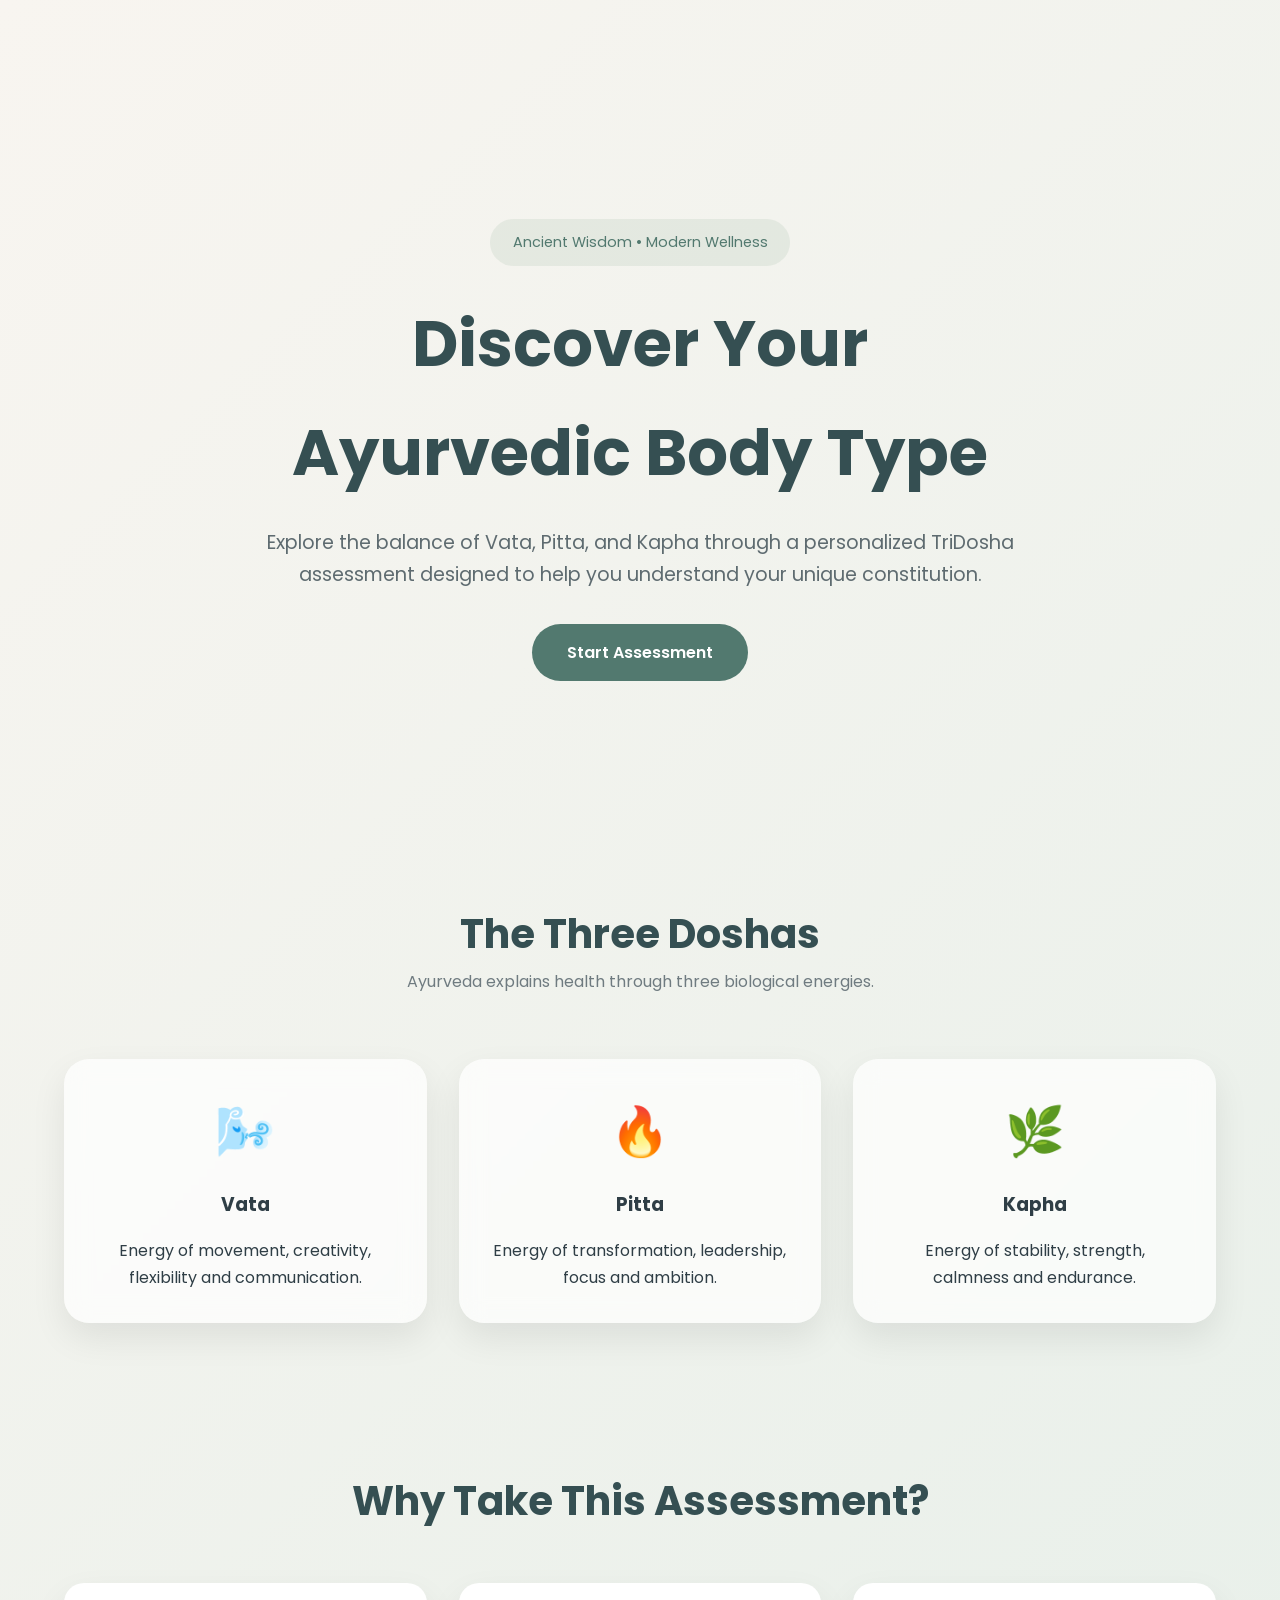
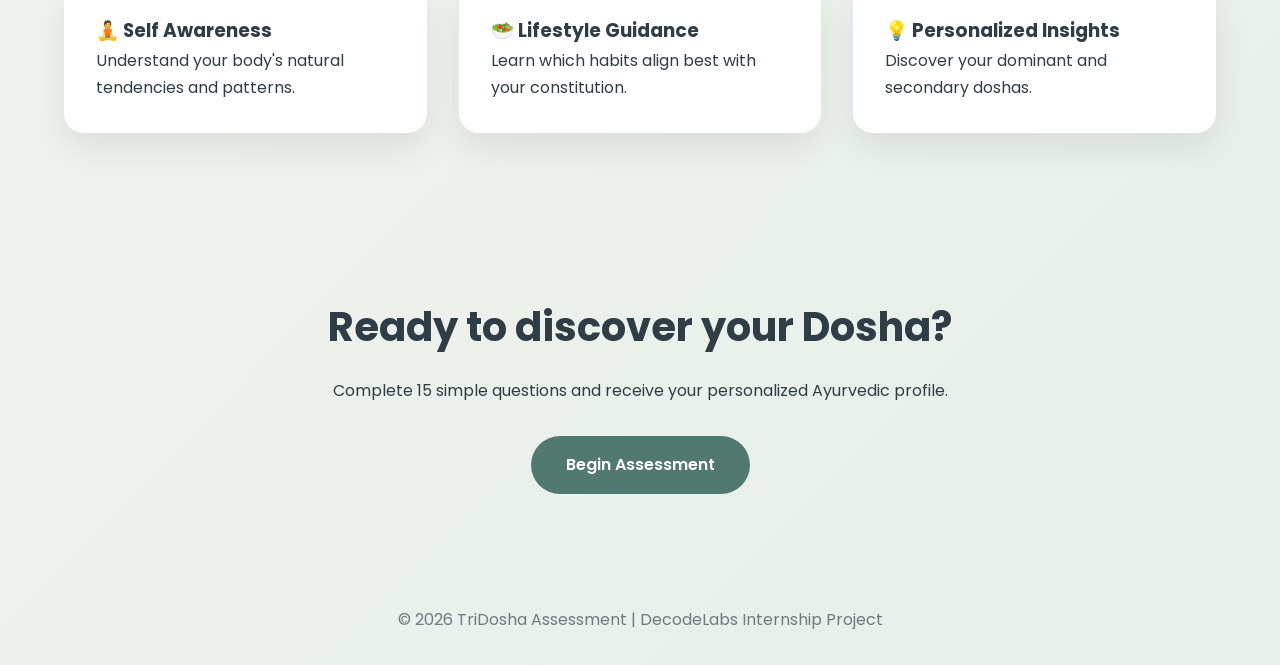
<file: index.html>
<!DOCTYPE html>
<html>
<head>
    <meta http-equiv="refresh" content="0; url=Week1_Project/">
    <title>Redirecting...</title>
</head>
<body>
    <p>Redirecting to Week1_Project...</p>
</body>
</html>
</file>
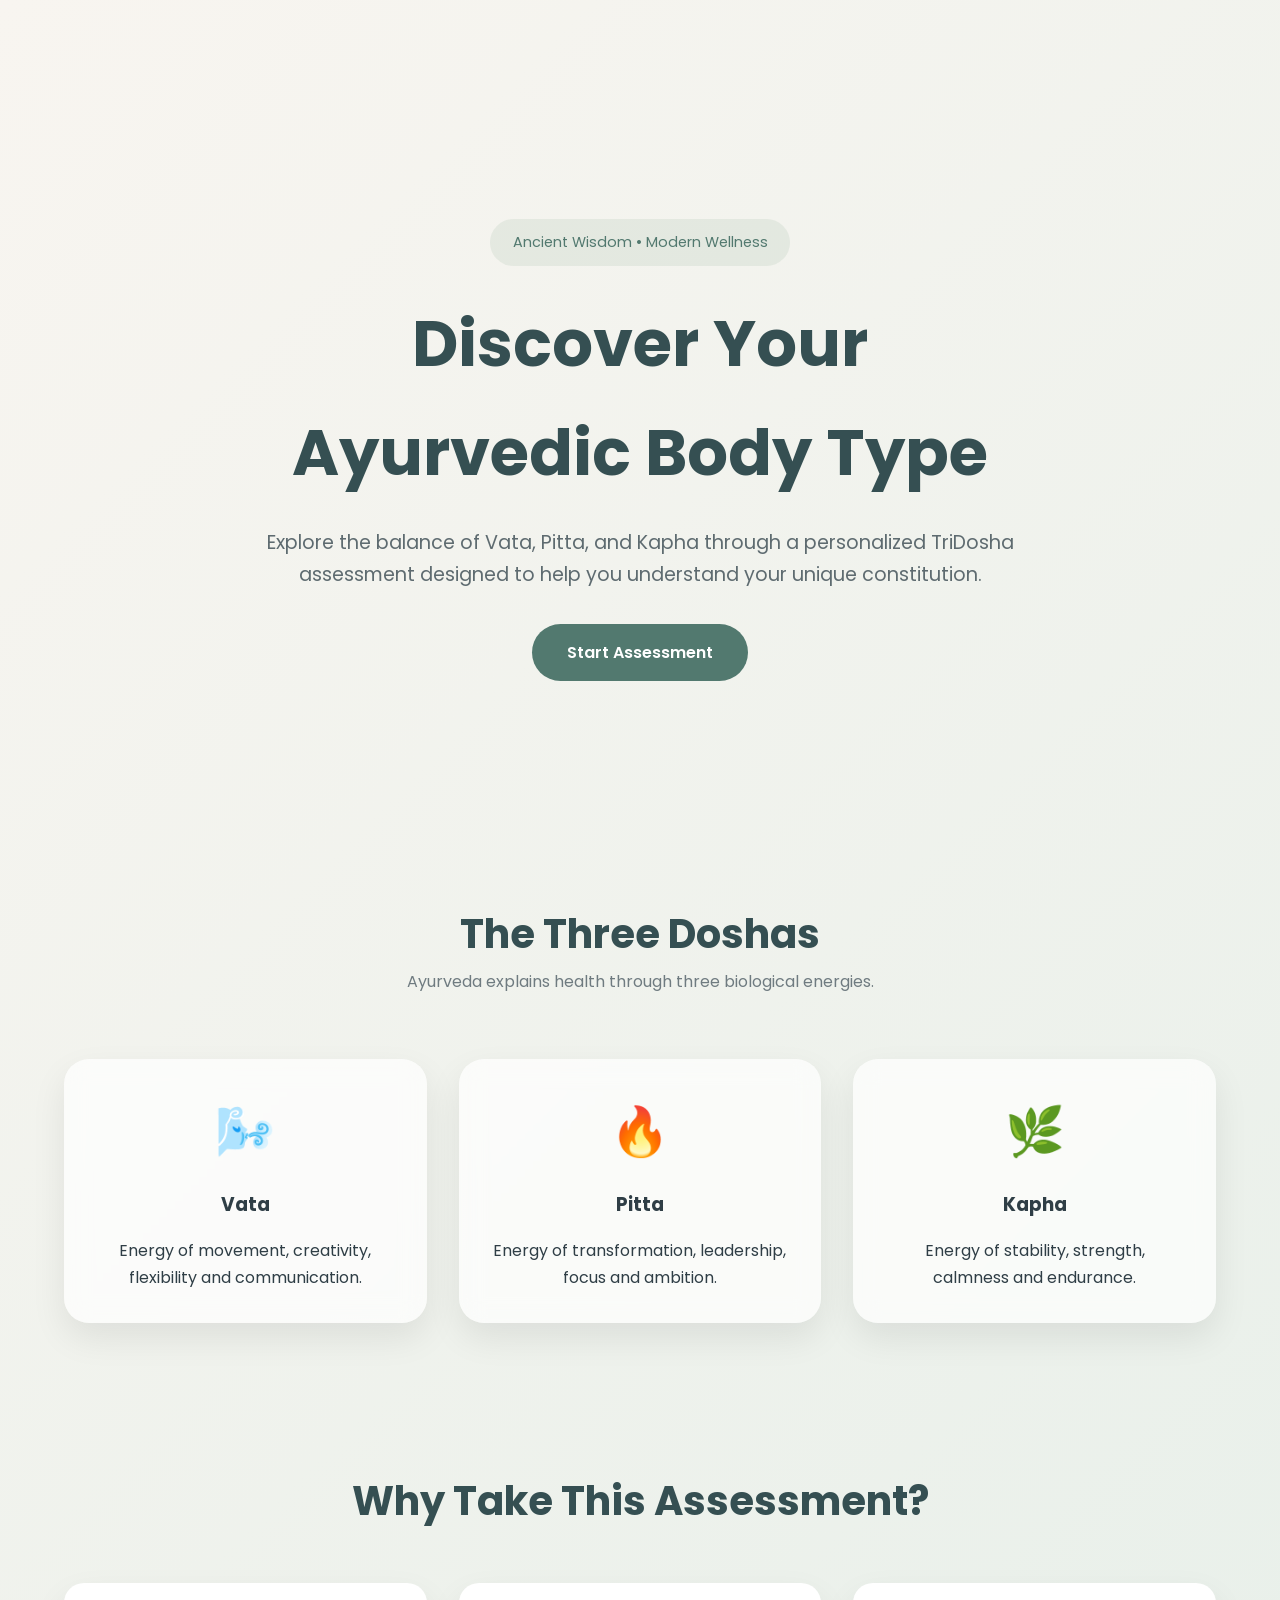
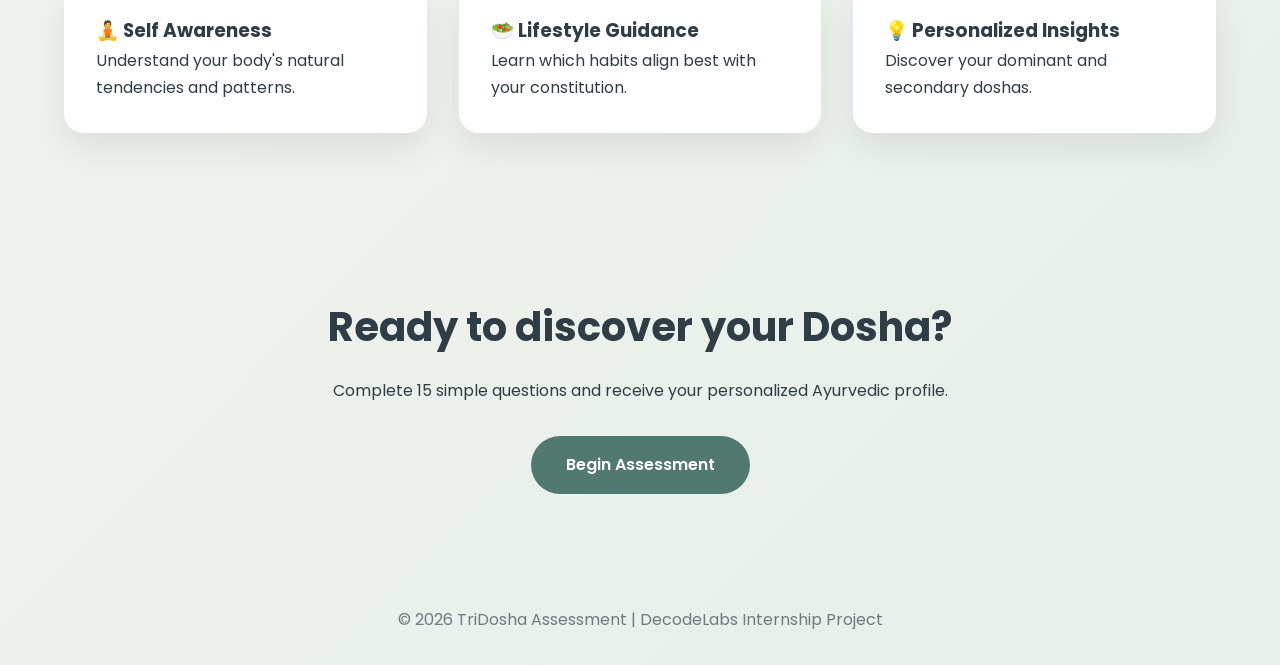
<file: Week1_Project/index.html>
<!DOCTYPE html>
<html lang="en">

<head>
    <meta charset="UTF-8">
    <meta name="viewport" content="width=device-width, initial-scale=1.0">
    <title>TriDosha</title>

    <link rel="stylesheet" href="css/style.css">

    <link rel="preconnect" href="https://fonts.googleapis.com">
    <link href="https://fonts.googleapis.com/css2?family=Poppins:wght@300;400;500;600;700&display=swap"
        rel="stylesheet">
</head>

<body>

    <!-- HERO SECTION -->

    <section class="hero">

        <div class="hero-content">

            <span class="hero-tag">
                Ancient Wisdom • Modern Wellness
            </span>

            <h1>
                Discover Your Ayurvedic Body Type
            </h1>

            <p>
                Explore the balance of Vata, Pitta, and Kapha through a
                personalized TriDosha assessment designed to help you
                understand your unique constitution.
            </p>

            <a href="assessment.html" class="btn hero-btn">
                Start Assessment
            </a>

        </div>

    </section>

    <!-- DOSHAS -->

    <section class="container">

        <div class="section-title">
            <h2>The Three Doshas</h2>
            <p>
                Ayurveda explains health through three biological energies.
            </p>
        </div>

        <div class="dosha-grid">

            <div class="dosha-card vata">
                <div class="dosha-icon">🌬️</div>

                <h3>Vata</h3>

                <p>
                    Energy of movement, creativity, flexibility and
                    communication.
                </p>
            </div>

            <div class="dosha-card pitta">
                <div class="dosha-icon">🔥</div>

                <h3>Pitta</h3>

                <p>
                    Energy of transformation, leadership,
                    focus and ambition.
                </p>
            </div>

            <div class="dosha-card kapha">
                <div class="dosha-icon">🌿</div>

                <h3>Kapha</h3>

                <p>
                    Energy of stability, strength,
                    calmness and endurance.
                </p>
            </div>

        </div>

    </section>

    <!-- BENEFITS -->

    <section class="benefits">

        <div class="container">

            <div class="section-title">
                <h2>Why Take This Assessment?</h2>
            </div>

            <div class="benefits-grid">

                <div class="benefit-card">
                    <h3>🧘 Self Awareness</h3>

                    <p>
                        Understand your body's natural tendencies and patterns.
                    </p>
                </div>

                <div class="benefit-card">
                    <h3>🥗 Lifestyle Guidance</h3>

                    <p>
                        Learn which habits align best with your constitution.
                    </p>
                </div>

                <div class="benefit-card">
                    <h3>💡 Personalized Insights</h3>

                    <p>
                        Discover your dominant and secondary doshas.
                    </p>
                </div>

            </div>

        </div>

    </section>

    <!-- CTA -->

    <section class="cta">

        <div class="container">

            <h2>
                Ready to discover your Dosha?
            </h2>

            <p>
                Complete 15 simple questions and receive your personalized
                Ayurvedic profile.
            </p>

            <a href="assessment.html" class="btn">
                Begin Assessment
            </a>

        </div>

    </section>

    <!-- FOOTER -->

    <footer>

        <p>
            © 2026 TriDosha Assessment | DecodeLabs Internship Project
        </p>

    </footer>

</body>

</html>
</file>
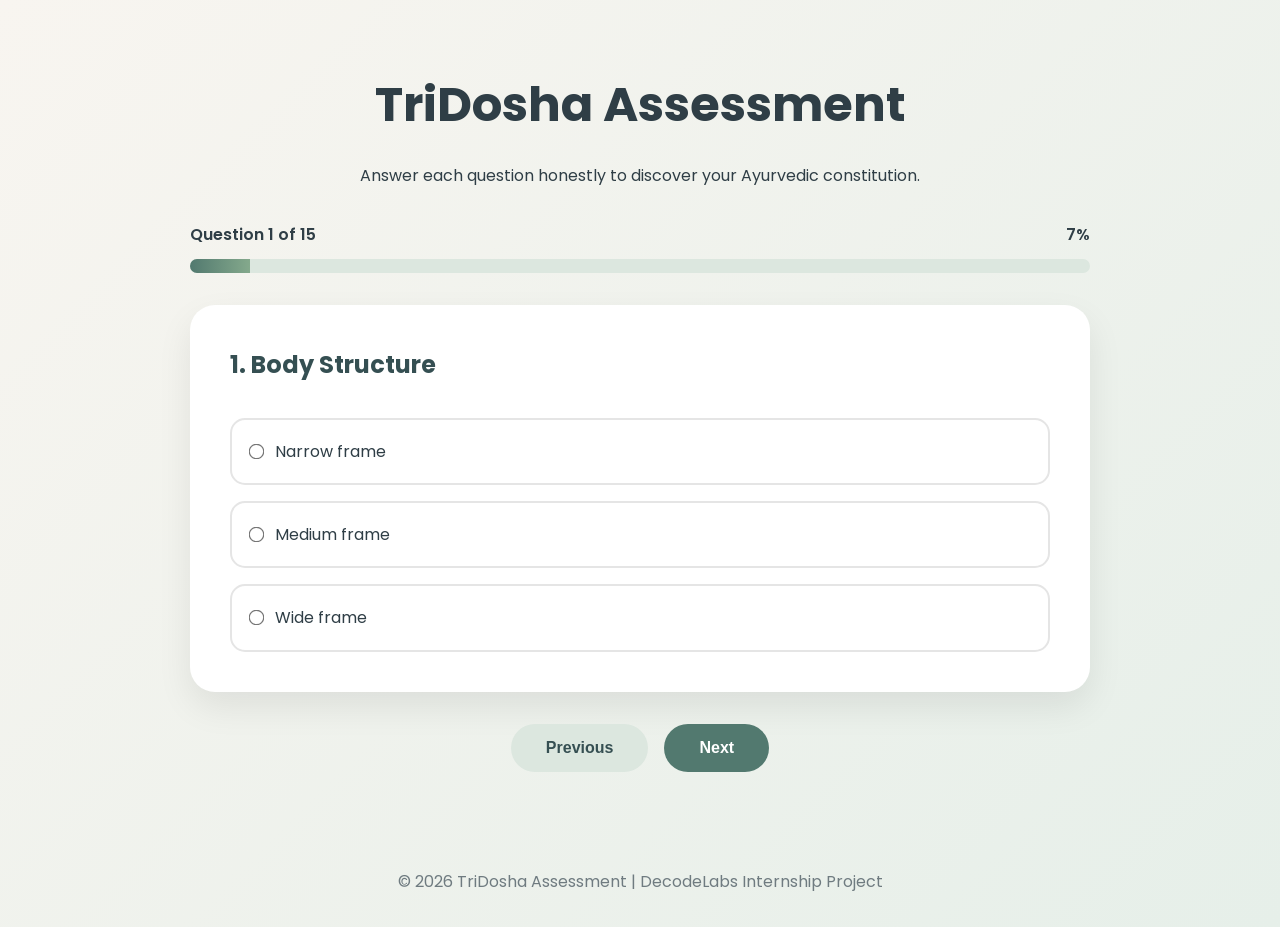
<file: Week1_Project/assessment.html>
<!DOCTYPE html>
<html lang="en">

<head>
    <meta charset="UTF-8">
    <meta name="viewport" content="width=device-width, initial-scale=1.0">
    <title>TriDosha Assessment</title>

    <link rel="stylesheet" href="css/style.css">

    <link rel="preconnect" href="https://fonts.googleapis.com">
    <link href="https://fonts.googleapis.com/css2?family=Poppins:wght@300;400;500;600;700&display=swap"
        rel="stylesheet">
</head>

<body>

    <!-- HEADER -->

    <header class="assessment-header">

        <div class="container">

            <h1>TriDosha Assessment</h1>

            <p>
                Answer each question honestly to discover your Ayurvedic
                constitution.
            </p>

        </div>

    </header>

    <!-- QUIZ SECTION -->

    <main class="container">

        <div class="quiz-wrapper">

            <!-- Progress -->

            <div class="progress-section">

                <div class="progress-info">

                    <span id="progress-text">
                        Question 1 of 15
                    </span>

                    <span id="progress-percent">
                        0%
                    </span>

                </div>

                <div class="progress-bar">

                    <div id="progress-fill"></div>

                </div>

            </div>

            <!-- Question Card -->

            <div class="question-card">

                <h2 id="question-text">
                    Loading Question...
                </h2>

                <div id="options-container" class="options-container">

                    <!-- JS Loads Options -->

                </div>

            </div>

            <!-- Navigation -->

            <div class="button-group">

                <button id="prev-btn" class="btn secondary-btn">
                    Previous
                </button>

                <button id="next-btn" class="btn">
                    Next
                </button>

                <button id="submit-btn" class="btn submit-btn">
                    Submit Assessment
                </button>

            </div>

        </div>

    </main>

    <!-- FOOTER -->

    <footer>

        <p>
            © 2026 TriDosha Assessment | DecodeLabs Internship Project
        </p>

    </footer>

    <!-- JS FILES -->

    <script src="js/questions.js"></script>
    <script src="js/app.js"></script>

</body>

</html>
</file>
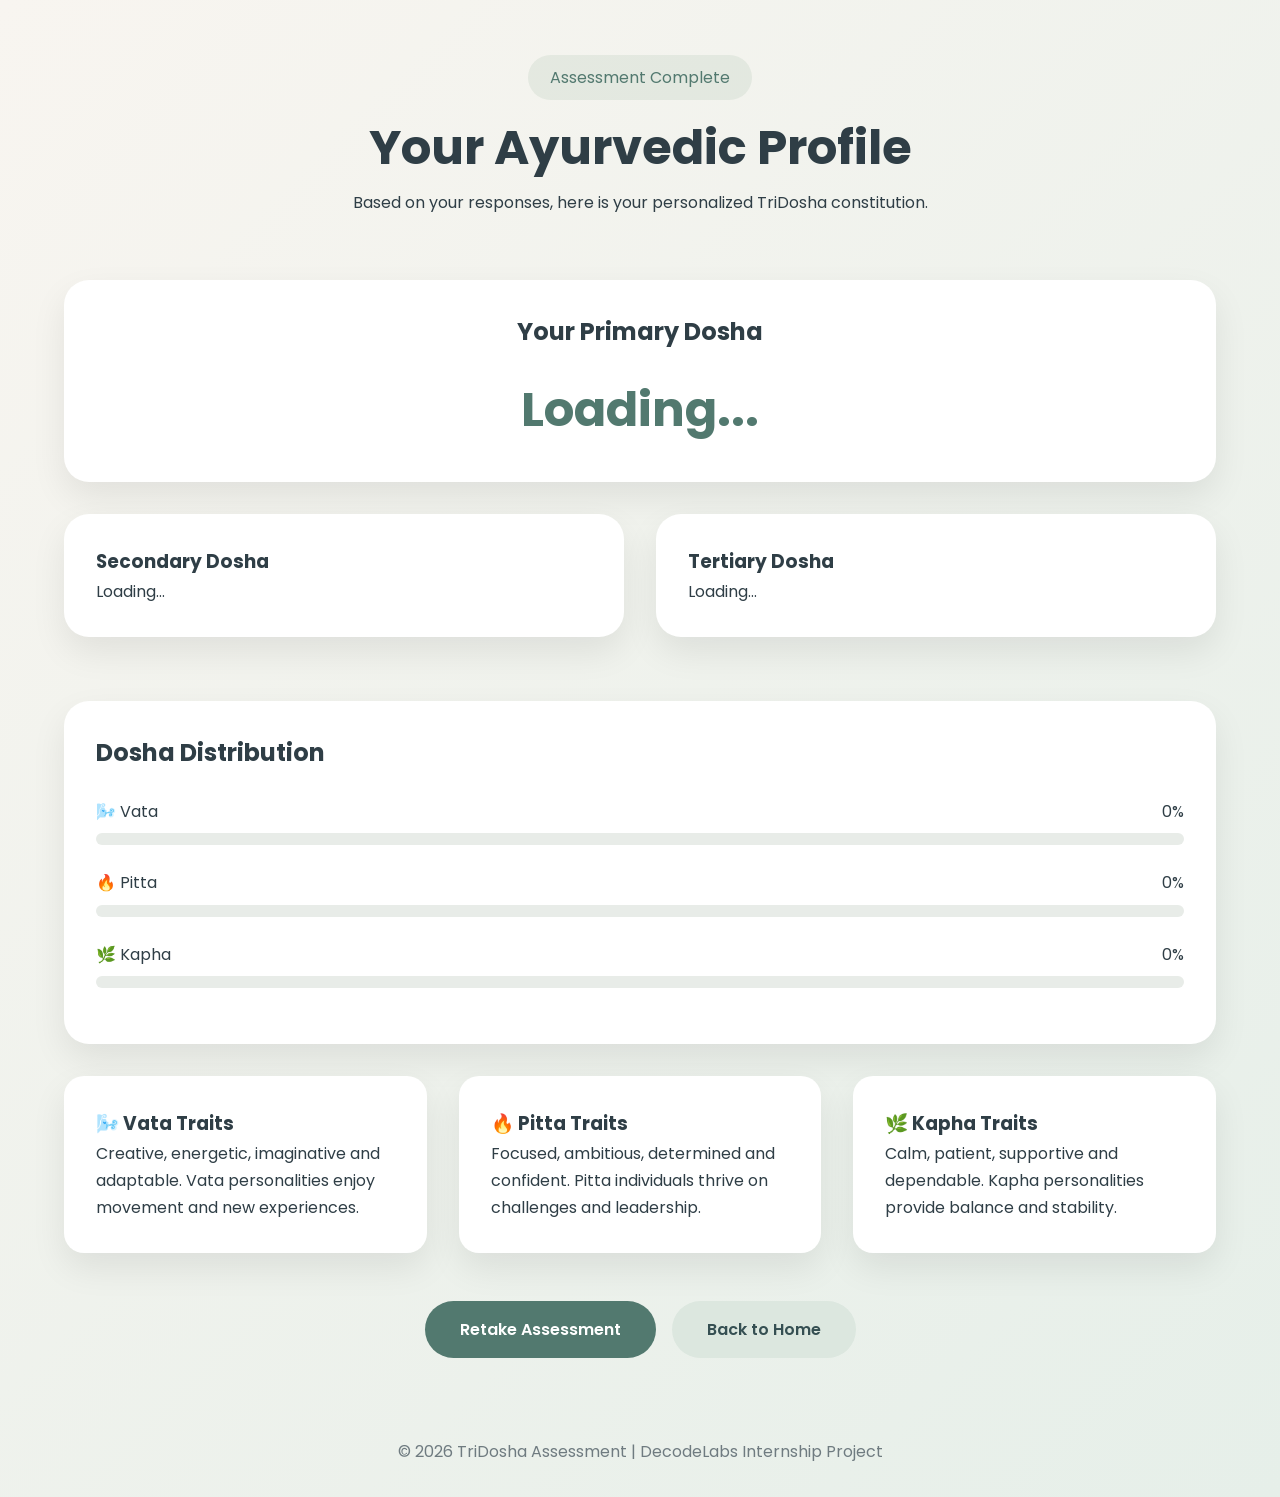
<file: Week1_Project/results.html>
<!DOCTYPE html>
<html lang="en">

<head>
    <meta charset="UTF-8">
    <meta name="viewport" content="width=device-width, initial-scale=1.0">
    <title>TriDosha Results</title>

    <link rel="stylesheet" href="css/style.css">

    <link rel="preconnect" href="https://fonts.googleapis.com">
    <link href="https://fonts.googleapis.com/css2?family=Poppins:wght@300;400;500;600;700&display=swap"
        rel="stylesheet">
</head>

<body>

    <!-- RESULTS HEADER -->

    <section class="results-header">

        <div class="container">

            <span class="result-badge">
                Assessment Complete
            </span>

            <h1>Your Ayurvedic Profile</h1>

            <p>
                Based on your responses, here is your personalized TriDosha
                constitution.
            </p>

        </div>

    </section>

    <!-- RESULTS -->

    <main class="container">

        <!-- PRIMARY DOSHA -->

        <section class="primary-result">

            <div class="result-card primary-card">

                <h2>Your Primary Dosha</h2>

                <div id="primary-dosha" class="primary-dosha">
                    Loading...
                </div>

            </div>

        </section>

        <!-- DOSHA RANKING -->

        <section class="ranking-grid">

            <div class="result-card">

                <h3>Secondary Dosha</h3>

                <p id="secondary-dosha">
                    Loading...
                </p>

            </div>

            <div class="result-card">

                <h3>Tertiary Dosha</h3>

                <p id="tertiary-dosha">
                    Loading...
                </p>

            </div>

        </section>

        <!-- SCORE BREAKDOWN -->

        <section class="result-card">

            <h2>Dosha Distribution</h2>

            <div class="score-container">

                <div class="score-item">
                    <div class="score-label">
                        <span>🌬️ Vata</span>
                        <span id="vata-score">0%</span>
                    </div>

                    <div class="score-bar">
                        <div id="vata-fill" class="vata-fill"></div>
                    </div>
                </div>

                <div class="score-item">
                    <div class="score-label">
                        <span>🔥 Pitta</span>
                        <span id="pitta-score">0%</span>
                    </div>

                    <div class="score-bar">
                        <div id="pitta-fill" class="pitta-fill"></div>
                    </div>
                </div>

                <div class="score-item">
                    <div class="score-label">
                        <span>🌿 Kapha</span>
                        <span id="kapha-score">0%</span>
                    </div>

                    <div class="score-bar">
                        <div id="kapha-fill" class="kapha-fill"></div>
                    </div>
                </div>

            </div>

        </section>

        <!-- DOSHA DESCRIPTIONS -->

        <section class="insight-grid">

            <div class="insight-card">

                <h3>🌬️ Vata Traits</h3>

                <p>
                    Creative, energetic, imaginative and adaptable.
                    Vata personalities enjoy movement and new experiences.
                </p>

            </div>

            <div class="insight-card">

                <h3>🔥 Pitta Traits</h3>

                <p>
                    Focused, ambitious, determined and confident.
                    Pitta individuals thrive on challenges and leadership.
                </p>

            </div>

            <div class="insight-card">

                <h3>🌿 Kapha Traits</h3>

                <p>
                    Calm, patient, supportive and dependable.
                    Kapha personalities provide balance and stability.
                </p>

            </div>

        </section>

        <!-- ACTION BUTTONS -->

        <section class="action-section">

            <a href="assessment.html" class="btn">
                Retake Assessment
            </a>

            <a href="index.html" class="btn secondary-btn">
                Back to Home
            </a>

        </section>

    </main>

    <!-- FOOTER -->

    <footer>

        <p>
            © 2026 TriDosha Assessment | DecodeLabs Internship Project
        </p>

    </footer>

    <script src="js/app.js"></script>

</body>

</html>
</file>
<file: Week1_Project/css/style.css>
/* =========================
   RESET
========================= */

*{
    margin:0;
    padding:0;
    box-sizing:border-box;
}

html{
    scroll-behavior:smooth;
}

body{
    font-family:'Poppins',sans-serif;
    background:linear-gradient(
        135deg,
        #F8F5F0,
        #E6EFE9
    );
    color:#2F3E46;
    line-height:1.7;
}

/* =========================
   COLORS
========================= */

:root{
    --sage:#84A98C;
    --forest:#52796F;
    --dark:#354F52;
    --cream:#F8F5F0;
    --gold:#DDA15E;

    --vata:#8EC5FC;
    --pitta:#FF8A65;
    --kapha:#81C784;

    --shadow:0 15px 35px rgba(0,0,0,0.08);
}

/* =========================
   CONTAINER
========================= */

.container{
    width:90%;
    max-width:1200px;
    margin:auto;
}

/* =========================
   HERO
========================= */

.hero{
    min-height:100vh;
    display:flex;
    justify-content:center;
    align-items:center;
    text-align:center;
    padding:2rem;
}

.hero-content{
    max-width:800px;
}

.hero-tag{
    display:inline-block;
    background:rgba(132,169,140,.15);
    color:var(--forest);
    padding:.7rem 1.4rem;
    border-radius:50px;
    font-size:.9rem;
    margin-bottom:1.5rem;
}

.hero h1{
    font-size:4rem;
    color:var(--dark);
    margin-bottom:1.2rem;
}

.hero p{
    font-size:1.2rem;
    color:#5e6b70;
    margin-bottom:2rem;
}

/* =========================
   BUTTONS
========================= */

.btn{
    display:inline-block;
    text-decoration:none;
    border:none;
    cursor:pointer;
    background:var(--forest);
    color:white;
    padding:15px 35px;
    border-radius:50px;
    font-size:1rem;
    font-weight:600;
    transition:.3s;
}

.btn:hover{
    transform:translateY(-4px);
    box-shadow:0 10px 20px rgba(0,0,0,.15);
}

.secondary-btn{
    background:#dce7df;
    color:var(--dark);
}

.submit-btn{
    background:var(--gold);
}

/* =========================
   SECTION TITLES
========================= */

.section-title{
    text-align:center;
    margin-bottom:3rem;
}

.section-title h2{
    font-size:2.5rem;
    color:var(--dark);
}

.section-title p{
    color:#6f7b80;
}

/* =========================
   DOSHA CARDS
========================= */

.dosha-grid{
    display:grid;
    grid-template-columns:repeat(auto-fit,minmax(280px,1fr));
    gap:2rem;
    margin:4rem 0;
}

.dosha-card{
    background:rgba(255,255,255,.7);
    backdrop-filter:blur(12px);
    padding:2rem;
    border-radius:25px;
    text-align:center;
    box-shadow:var(--shadow);
    transition:.3s;
}

.dosha-card:hover{
    transform:translateY(-10px);
}

.dosha-icon{
    font-size:3rem;
    margin-bottom:1rem;
}

.dosha-card h3{
    margin-bottom:1rem;
}

/* =========================
   BENEFITS
========================= */

.benefits{
    padding:5rem 0;
}

.benefits-grid{
    display:grid;
    grid-template-columns:repeat(auto-fit,minmax(280px,1fr));
    gap:2rem;
}

.benefit-card{
    background:white;
    padding:2rem;
    border-radius:20px;
    box-shadow:var(--shadow);
}

/* =========================
   CTA
========================= */

.cta{
    text-align:center;
    padding:5rem 1rem;
}

.cta h2{
    font-size:2.5rem;
    margin-bottom:1rem;
}

.cta p{
    margin-bottom:2rem;
}

/* =========================
   ASSESSMENT
========================= */

.assessment-header{
    text-align:center;
    padding:4rem 1rem 2rem;
}

.assessment-header h1{
    font-size:3rem;
    margin-bottom:1rem;
}

.quiz-wrapper{
    max-width:900px;
    margin:auto;
    padding-bottom:4rem;
}

/* =========================
   PROGRESS BAR
========================= */

.progress-section{
    margin-bottom:2rem;
}

.progress-info{
    display:flex;
    justify-content:space-between;
    margin-bottom:.7rem;
    font-weight:600;
}

.progress-bar{
    height:14px;
    background:#dce7df;
    border-radius:30px;
    overflow:hidden;
}

#progress-fill{
    height:100%;
    width:0%;
    background:linear-gradient(
        90deg,
        var(--forest),
        var(--sage)
    );
    transition:.4s ease;
}

/* =========================
   QUESTION CARD
========================= */

.question-card{
    background:white;
    border-radius:25px;
    padding:2.5rem;
    box-shadow:var(--shadow);
}

.question-card h2{
    margin-bottom:2rem;
    color:var(--dark);
}

/* =========================
   OPTIONS
========================= */

.options-container{
    display:flex;
    flex-direction:column;
    gap:1rem;
}

.option{
    padding:18px;
    border:2px solid #e5e5e5;
    border-radius:15px;
    cursor:pointer;
    transition:.3s;
    display:flex;
    align-items:center;
    gap:12px;
}

.option:hover{
    border-color:var(--forest);
    transform:translateX(6px);
}

.option input{
    accent-color:var(--forest);
    transform:scale(1.2);
}

/* =========================
   BUTTON GROUP
========================= */

.button-group{
    margin-top:2rem;
    display:flex;
    justify-content:center;
    gap:1rem;
    flex-wrap:wrap;
}

/* =========================
   RESULTS PAGE
========================= */

.results-header{
    text-align:center;
    padding:4rem 1rem;
}

.result-badge{
    background:rgba(132,169,140,.15);
    color:var(--forest);
    padding:.7rem 1.4rem;
    border-radius:50px;
}

.results-header h1{
    margin-top:1rem;
    font-size:3rem;
}

.primary-card{
    text-align:center;
}

.primary-dosha{
    font-size:3rem;
    font-weight:700;
    color:var(--forest);
    margin-top:1rem;
}

.ranking-grid{
    display:grid;
    grid-template-columns:repeat(auto-fit,minmax(280px,1fr));
    gap:2rem;
    margin:2rem 0;
}

.result-card{
    background:white;
    border-radius:25px;
    padding:2rem;
    box-shadow:var(--shadow);
    margin-bottom:2rem;
}

/* =========================
   SCORES
========================= */

.score-item{
    margin:1.5rem 0;
}

.score-label{
    display:flex;
    justify-content:space-between;
    margin-bottom:.5rem;
}

.score-bar{
    height:12px;
    background:#e8ece8;
    border-radius:30px;
    overflow:hidden;
}

.vata-fill,
.pitta-fill,
.kapha-fill{
    height:100%;
    width:0%;
    transition:1s ease;
}

.vata-fill{
    background:var(--vata);
}

.pitta-fill{
    background:var(--pitta);
}

.kapha-fill{
    background:var(--kapha);
}

/* =========================
   INSIGHTS
========================= */

.insight-grid{
    display:grid;
    grid-template-columns:repeat(auto-fit,minmax(280px,1fr));
    gap:2rem;
}

.insight-card{
    background:white;
    padding:2rem;
    border-radius:20px;
    box-shadow:var(--shadow);
}

/* =========================
   ACTIONS
========================= */

.action-section{
    text-align:center;
    margin:3rem 0;
    display:flex;
    justify-content:center;
    gap:1rem;
    flex-wrap:wrap;
}

/* =========================
   FOOTER
========================= */

footer{
    text-align:center;
    padding:2rem;
    color:#6f7b80;
}

/* =========================
   RESPONSIVE
========================= */

@media(max-width:768px){

    .hero h1{
        font-size:2.5rem;
    }

    .assessment-header h1{
        font-size:2.2rem;
    }

    .results-header h1{
        font-size:2.2rem;
    }

    .question-card{
        padding:1.5rem;
    }

    .primary-dosha{
        font-size:2rem;
    }

    .btn{
        width:100%;
        text-align:center;
    }

    .button-group{
        flex-direction:column;
    }
}
</file>
